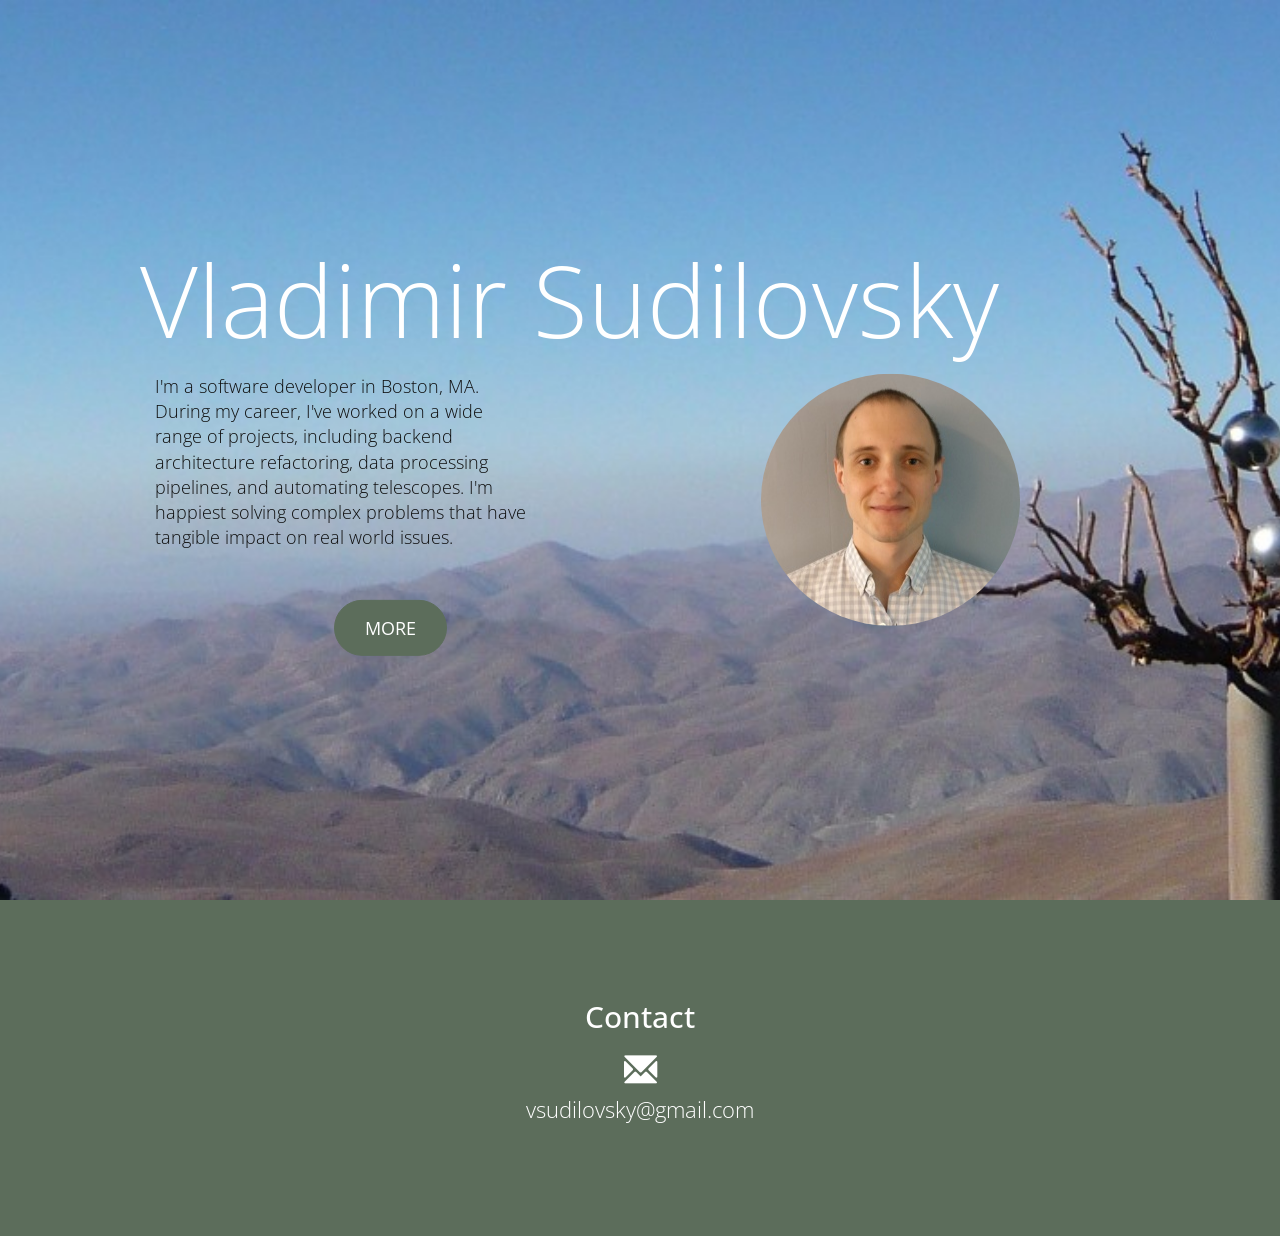
<file: index.html>
<!DOCTYPE html>
<!-- Template by Quackit.com -->
<!-- Images by various sources under the Creative Commons CC0 license and/or the Creative Commons Zero license. 
Although you can use them, for a more unique website, replace these images with your own. -->
<html lang="en">

<head>

    <meta charset="utf-8">
    <meta http-equiv="X-UA-Compatible" content="IE=edge">
    <meta name="viewport" content="width=device-width, initial-scale=1">
    <!-- The above 3 meta tags *must* come first in the head; any other head content must come *after* these tags -->

    <title>&#x32E1;</title>

    <!-- Bootstrap Core CSS -->
    <link href="css/bootstrap.min.css" rel="stylesheet">

    <!-- Custom CSS: You can use this stylesheet to override any Bootstrap styles and/or apply your own styles -->
    <link href="css/custom.css" rel="stylesheet">

    <!-- Custom Fonts from Google -->
    <link href='http://fonts.googleapis.com/css?family=Open+Sans:300italic,400italic,600italic,700italic,800italic,400,300,600,700,800' rel='stylesheet' type='text/css'>
    
</head>

<body>


    <header>
        <div class="header-content">
            <div class="header-content-inner">
                <h1>Vladimir Sudilovsky</h1>
                <div class="col-lg-6">
                    <p class="lead">
                        I'm a software developer in Boston, MA.
                        During my career, I've worked on a wide range of projects, including
                        backend architecture refactoring, data processing pipelines, and automating telescopes.
                        I'm happiest solving complex problems that have tangible impact on real world issues.
                    </p>
                    <div class="text-center">
                        <a href="#contact" class="btn btn-primary btn-lg">More</a>
                    </div>
                </div>
                <div class="col-lg-6">
                    <img class="img-responsive img-circle center-block" src="images/vss_photo2.jpg" alt="">
                </div>
            </div>
        </div>
    </header>


    <footer class="page-footer"><a name="contact"></a>
    
    	<!-- Contact -->
        <div class="contact">
        	<div class="container">
				<h2 class="section-heading">Contact</h2>
				<p><span class="glyphicon glyphicon-envelope"></span><br>vsudilovsky@gmail.com</p>
        	</div>
        </div>
        
    </footer>

</body>

</html>
</file>
<file: css/custom.css>
html,
body {
    width: 100%;
    height: 100%;
    font-family: 'Open Sans','Helvetica Neue',Arial,sans-serif;
}

a {
    color: yellowgreen;
    -webkit-transition: all .35s;
    -moz-transition: all .35s;
    transition: all .35s;
}

a:hover,
a:focus {
    color: forestgreen;
}

p {
    font-size: 16px;
    line-height: 1.5;
}

header {
    position: relative;
    width: 100%;
    min-height: auto;
    text-align: center;
    color: #fff;
    background-image: url('../images/header.jpg');
    background-position: center;
    -webkit-background-size: cover;
    -moz-background-size: cover;
    background-size: cover;
    -o-background-size: cover;
}

header .header-content {
    position: relative;
    width: 100%;
    padding: 100px 15px 70px;
    text-align: left;
}

header .header-content .header-content-inner h1 {
    margin-top: 0;
    margin-bottom: 20px;
    font-size: 50px;
    font-weight: 300;
    /*color: #5C6D5B;*/
}

header .header-content .header-content-inner p {
    margin-bottom: 50px;
    font-size: 16px;
    font-weight: 300;
    color: #0f0f0f;
}

@media(min-width:768px) {
    header {
        min-height: 100%;
    }

    header .header-content {
        position: absolute;
        top: 50%;
        padding: 0 50px;
        -webkit-transform: translateY(-50%);
        -ms-transform: translateY(-50%);
        transform: translateY(-50%);
    }

    header .header-content .header-content-inner {
        margin-right: auto;
        margin-left: auto;
        max-width: 1000px;
    }

	header .header-content .header-content-inner h1 {
    	font-size: 100px;
		}

    header .header-content .header-content-inner p {
        margin-right: auto;
        /*margin-left: auto;*/
        max-width: 80%;
        font-size: 18px;
    }
}

.section-heading {
    margin-top: 0;
    margin-bottom: 20px;
}

.intro {
	color: #fff;
    background-color: yellowgreen;
    padding: 70px 0;
    text-align: center;
}

.content {
    padding: 100px 0;
}

.content-2 {
	color: #fff;
    background-color: #222;
}

.content-3 {
	padding: 20px 0 40px;
	text-align: center;
}

.promo,
.promo h3,
.promo a:link,
.promo a:visited,
.promo a:hover,
.promo a:active {
    color: white;
	text-shadow: 0px 0px 40px black;
    text-decoration: none;
}

.promo-item {
    height: 200px;
    line-height: 180px;
    text-align: center;
}

.promo-item:hover {
    background-size: 110%; 
    border: 10px solid rgba(255,255,255,0.3);
    line-height: 160px;
}

.promo-item h3 {
    font-size: 40px;
    display: inline-block;
    vertical-align: middle;
}

.item-1 {
	background: url('../images/writing.jpg');
	}
	
.item-2 {
	background: url('../images/concert.jpg');
	}
	
.item-3 {
	background: url('../images/pencil_sharpener.jpg');
	}
		
.item-1,
.item-2,
.item-3 {
	background-size: cover;
	background-position: 50% 50%;
	}

.page-footer {
	text-align: center;
	}

.page-footer .contact {
	padding: 100px 0;
	background-color: #5C6D5B;
	color: #fff;
	}

.page-footer .contact p {
	font-size: 22px;
	font-weight: 300;
	}
	
.content-3 .glyphicon,	
.page-footer .contact .glyphicon {
	font-size: 32px;
	font-weight: 700;
	}
		
.page-footer .small-print {
	padding: 50px 0 40px;
	font-weight: 300;
	}

.text-light {
    color: rgba(255,255,255,.7);
}

.navbar-default {
    border-color: rgba(34,34,34,.05);
    background-color: #fff;
    -webkit-transition: all .35s;
    -moz-transition: all .35s;
    transition: all .35s;
}

.navbar-default .navbar-header .navbar-brand {
    color: yellowgreen;
}

.navbar-default .navbar-header .navbar-brand:hover,
.navbar-default .navbar-header .navbar-brand:focus {
    color: #eb3812;
}

.navbar-default .nav > li>a,
.navbar-default .nav>li>a:focus {
    color: #222;
}

.navbar-default .nav > li>a:hover,
.navbar-default .nav>li>a:focus:hover {
    color: yellowgreen;
}

.navbar-default .nav > li.active>a,
.navbar-default .nav>li.active>a:focus {
    color: yellowgreen!important;
    background-color: transparent;
}

.navbar-default .nav > li.active>a:hover,
.navbar-default .nav>li.active>a:focus:hover {
    background-color: transparent;
}

@media(min-width:768px) {
    .navbar-default {
        border-color: rgba(255,255,255,.3);
        background-color: transparent;
    }

    .navbar-default .navbar-header .navbar-brand {
        color: rgba(255,255,255,.7);
        letter-spacing: 0.5em;
    }

    .navbar-default .navbar-header .navbar-brand:hover,
    .navbar-default .navbar-header .navbar-brand:focus {
        color: #fff;
    }

    .navbar-default .nav > li>a,
    .navbar-default .nav>li>a:focus {
        color: rgba(255,255,255,.7);
    }

    .navbar-default .nav > li>a:hover,
    .navbar-default .nav>li>a:focus:hover {
        color: #fff;
    }

    .navbar-default.affix {
        border-color: #fff;
        background-color: #fff;
        box-shadow: 0px 7px 20px 0px rgba(0,0,0,0.1);
    }

    .navbar-default.affix .navbar-header .navbar-brand {
        letter-spacing: 0;
        color: yellowgreen;
    }

    .navbar-default.affix .navbar-header .navbar-brand:hover,
    .navbar-default.affix .navbar-header .navbar-brand:focus {
        color: #eb3812;
    }

    .navbar-default.affix .nav > li>a,
    .navbar-default.affix .nav>li>a:focus {
        color: #222;
    }

    .navbar-default.affix .nav > li>a:hover,
    .navbar-default.affix .nav>li>a:focus:hover {
        color: yellowgreen;
    }
}

.btn-default {
    border-color: #fff;
    color: #222;
    background-color: #fff;
    -webkit-transition: all .35s;
    -moz-transition: all .35s;
    transition: all .35s;
}

.btn-default:hover,
.btn-default:focus,
.btn-default.focus,
.btn-default:active,
.btn-default.active,
.open > .dropdown-toggle.btn-default {
    border-color: #eee;
    color: #222;
    background-color: #eee;
}

.btn-default:active,
.btn-default.active,
.open > .dropdown-toggle.btn-default {
    background-image: none;
}

.btn-default.disabled,
.btn-default[disabled],
fieldset[disabled] .btn-default,
.btn-default.disabled:hover,
.btn-default[disabled]:hover,
fieldset[disabled] .btn-default:hover,
.btn-default.disabled:focus,
.btn-default[disabled]:focus,
fieldset[disabled] .btn-default:focus,
.btn-default.disabled.focus,
.btn-default[disabled].focus,
fieldset[disabled] .btn-default.focus,
.btn-default.disabled:active,
.btn-default[disabled]:active,
fieldset[disabled] .btn-default:active,
.btn-default.disabled.active,
.btn-default[disabled].active,
fieldset[disabled] .btn-default.active {
    border-color: #fff;
    background-color: #fff;
}

.btn-default .badge {
    color: #fff;
    background-color: #222;
}

.btn-primary {
    border-color: #5C6D5B;
    color: #fff;
    background-color: #5C6D5B;
    -webkit-transition: all .35s;
    -moz-transition: all .35s;
    transition: all .35s;
}

.btn-primary:hover,
.btn-primary:focus,
.btn-primary.focus,
.btn-primary:active,
.btn-primary.active,
.open > .dropdown-toggle.btn-primary {
    border-color: limegreen;
    color: #fff;
    background-color: limegreen;
}

.btn-primary:active,
.btn-primary.active,
.open > .dropdown-toggle.btn-primary {
    background-image: none;
}

.btn-primary.disabled,
.btn-primary[disabled],
fieldset[disabled] .btn-primary,
.btn-primary.disabled:hover,
.btn-primary[disabled]:hover,
fieldset[disabled] .btn-primary:hover,
.btn-primary.disabled:focus,
.btn-primary[disabled]:focus,
fieldset[disabled] .btn-primary:focus,
.btn-primary.disabled.focus,
.btn-primary[disabled].focus,
fieldset[disabled] .btn-primary.focus,
.btn-primary.disabled:active,
.btn-primary[disabled]:active,
fieldset[disabled] .btn-primary:active,
.btn-primary.disabled.active,
.btn-primary[disabled].active,
fieldset[disabled] .btn-primary.active {
    border-color: yellowgreen;
    background-color: yellowgreen;
}

.btn-primary .badge {
    color: yellowgreen;
    background-color: #fff;
}


.btn {
    border-radius: 300px;
    text-transform: uppercase;
}

.btn-lg {
    padding: 15px 30px;
}

::-moz-selection {
    text-shadow: none;
    color: #fff;
    background: #222;
}

::selection {
    text-shadow: none;
    color: #fff;
    background: #222;
}

img::selection {
    color: #fff;
    background: 0 0;
}

img::-moz-selection {
    color: #fff;
    background: 0 0;
}

.text-primary {
    color: yellowgreen;
}

.bg-primary {
    background-color: yellowgreen;
}
</file>
